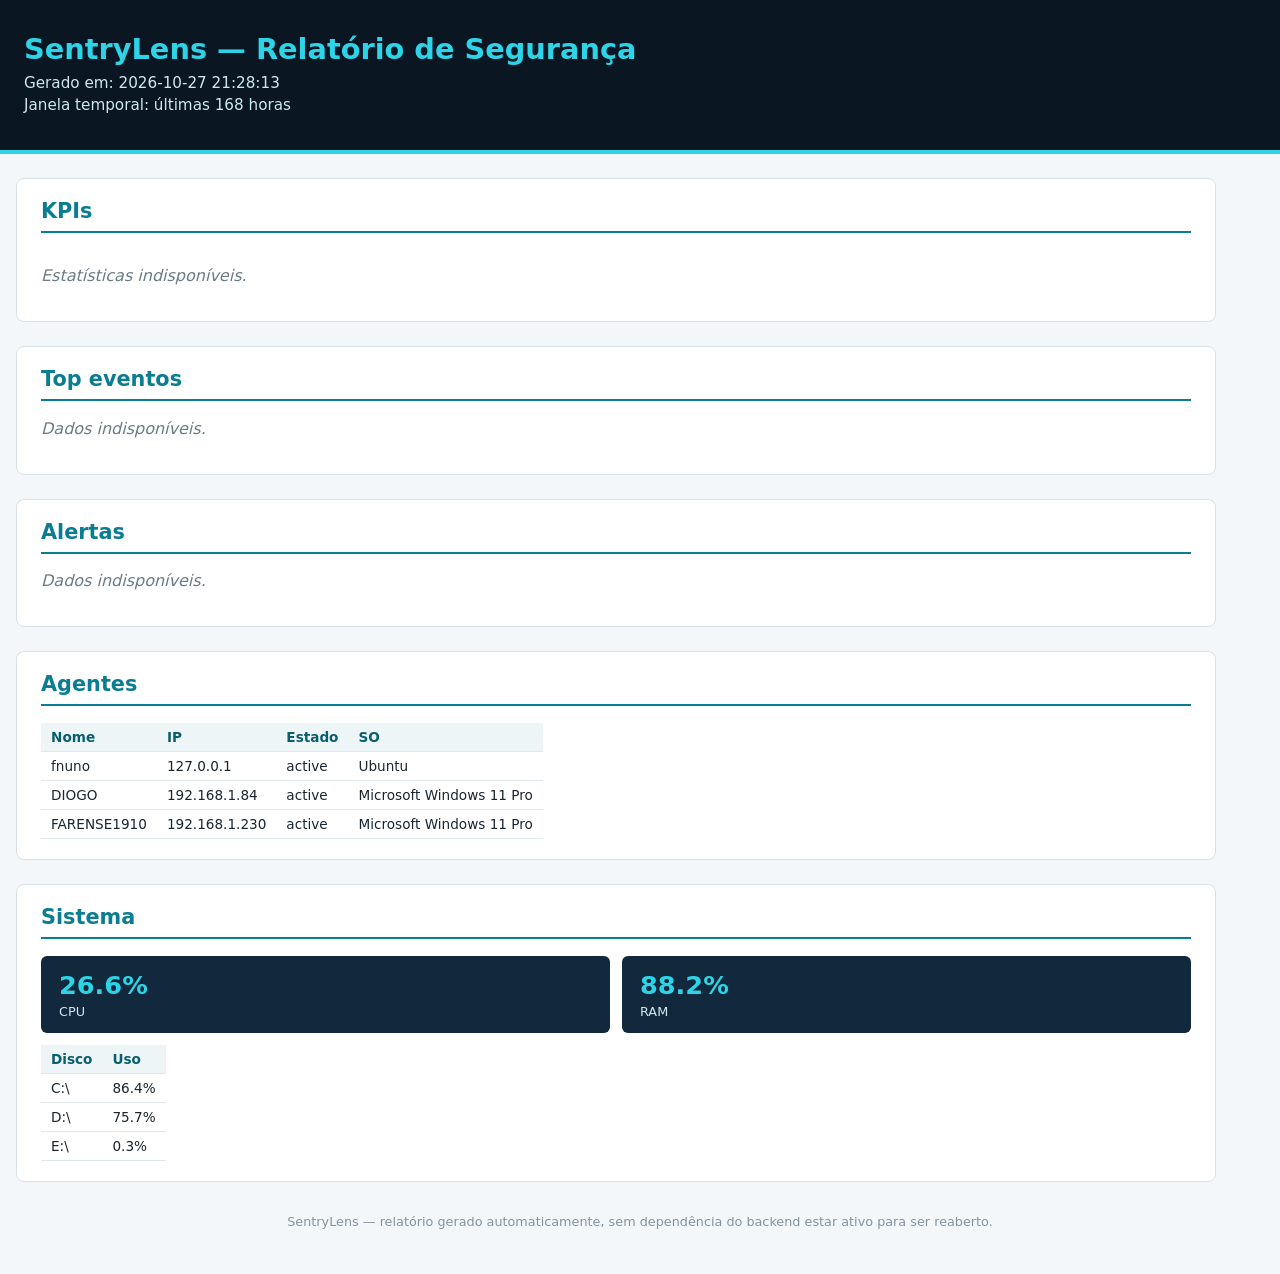
<file: relatorio.html>
<!DOCTYPE html>
<html lang="pt">
<head>
<meta charset="UTF-8">
<meta name="viewport" content="width=device-width, initial-scale=1.0">
<title>SentryLens — Relatório de Segurança</title>
<style>
  :root {
    --navy-950: #0a1622;
    --navy-800: #12283c;
    --cyan-400: #2dd4e8;
    --cyan-600: #0b7d92;
    --cyan-700: #095e6f;
    --ink-900: #1a2530;
  }
  * { box-sizing: border-box; }
  body {
    margin: 0;
    padding: 0 16px 32px;
    font-family: system-ui, -apple-system, "Segoe UI", sans-serif;
    color: var(--ink-900);
    background: #f4f7f9;
  }
  header {
    background: var(--navy-950);
    color: #ffffff;
    padding: 32px 24px;
    margin: 0 -16px 24px;
    border-bottom: 4px solid var(--cyan-400);
  }
  header h1 {
    margin: 0 0 8px;
    color: var(--cyan-400);
    font-size: 1.8rem;
  }
  header p {
    margin: 4px 0;
    color: #cfe8ee;
    font-size: 0.95rem;
  }
  section.panel {
    background: #ffffff;
    border: 1px solid #d7e2e7;
    border-radius: 8px;
    padding: 20px 24px;
    margin-bottom: 24px;
    max-width: 1200px;
  }
  section.panel h2 {
    margin-top: 0;
    color: var(--cyan-600);
    border-bottom: 2px solid var(--cyan-600);
    padding-bottom: 8px;
    font-size: 1.3rem;
  }
  .kpi-grid {
    display: flex;
    flex-wrap: wrap;
    gap: 12px;
  }
  .kpi-card {
    background: var(--navy-800);
    color: #ffffff;
    border-radius: 6px;
    padding: 14px 18px;
    min-width: 140px;
    flex: 1 1 140px;
  }
  .kpi-value {
    font-size: 1.6rem;
    font-weight: 700;
    color: var(--cyan-400);
  }
  .kpi-label {
    font-size: 0.8rem;
    color: #cfe8ee;
    margin-top: 4px;
  }
  table.data-table {
    width: 100%;
    border-collapse: collapse;
    margin-top: 12px;
    font-size: 0.85rem;
    overflow-x: auto;
    display: block;
  }
  table.data-table th, table.data-table td {
    text-align: left;
    padding: 6px 10px;
    border-bottom: 1px solid #e0e8eb;
    white-space: nowrap;
  }
  table.data-table th {
    background: #eef5f7;
    color: var(--cyan-700);
    position: sticky;
    top: 0;
  }
  p.empty {
    color: #6b7c85;
    font-style: italic;
  }
  p.note {
    color: #6b7c85;
    font-size: 0.85rem;
    margin-top: 12px;
  }
  footer {
    text-align: center;
    color: #8393a0;
    font-size: 0.8rem;
    margin-top: 32px;
  }
</style>
</head>
<body>
  <header>
    <h1>SentryLens — Relatório de Segurança</h1>
    <p>Gerado em: 2026-10-27 21:28:13</p>
    <p>Janela temporal: últimas 168 horas</p>
  </header>

  <main>
    <section class="panel">
      <h2>KPIs</h2>
      <div class="kpi-grid"><p class="empty">Estatísticas indisponíveis.</p></div>
    </section>

    <section class="panel">
      <h2>Top eventos</h2>
      <p class="empty">Dados indisponíveis.</p>
    </section>

    <section class="panel">
      <h2>Alertas</h2>
      <p class="empty">Dados indisponíveis.</p>
    </section>

    <section class="panel">
      <h2>Agentes</h2>
      <table class="data-table"><thead><tr><th>Nome</th><th>IP</th><th>Estado</th><th>SO</th></tr></thead><tbody><tr><td>fnuno</td><td>127.0.0.1</td><td>active</td><td>Ubuntu</td></tr><tr><td>DIOGO</td><td>192.168.1.84</td><td>active</td><td>Microsoft Windows 11 Pro</td></tr><tr><td>FARENSE1910</td><td>192.168.1.230</td><td>active</td><td>Microsoft Windows 11 Pro</td></tr></tbody></table>
    </section>

    <section class="panel">
      <h2>Sistema</h2>
      <div class="kpi-grid"><div class="kpi-card"><div class="kpi-value">26.6%</div><div class="kpi-label">CPU</div></div><div class="kpi-card"><div class="kpi-value">88.2%</div><div class="kpi-label">RAM</div></div></div><table class="data-table"><thead><tr><th>Disco</th><th>Uso</th></tr></thead><tbody><tr><td>C:\</td><td>86.4%</td></tr><tr><td>D:\</td><td>75.7%</td></tr><tr><td>E:\</td><td>0.3%</td></tr></tbody></table>
    </section>

    <!-- sem dados de conformidade para este período -->
  </main>

  <footer>
    <p>SentryLens — relatório gerado automaticamente, sem dependência do backend estar ativo para ser reaberto.</p>
  </footer>
</body>
</html>
</file>
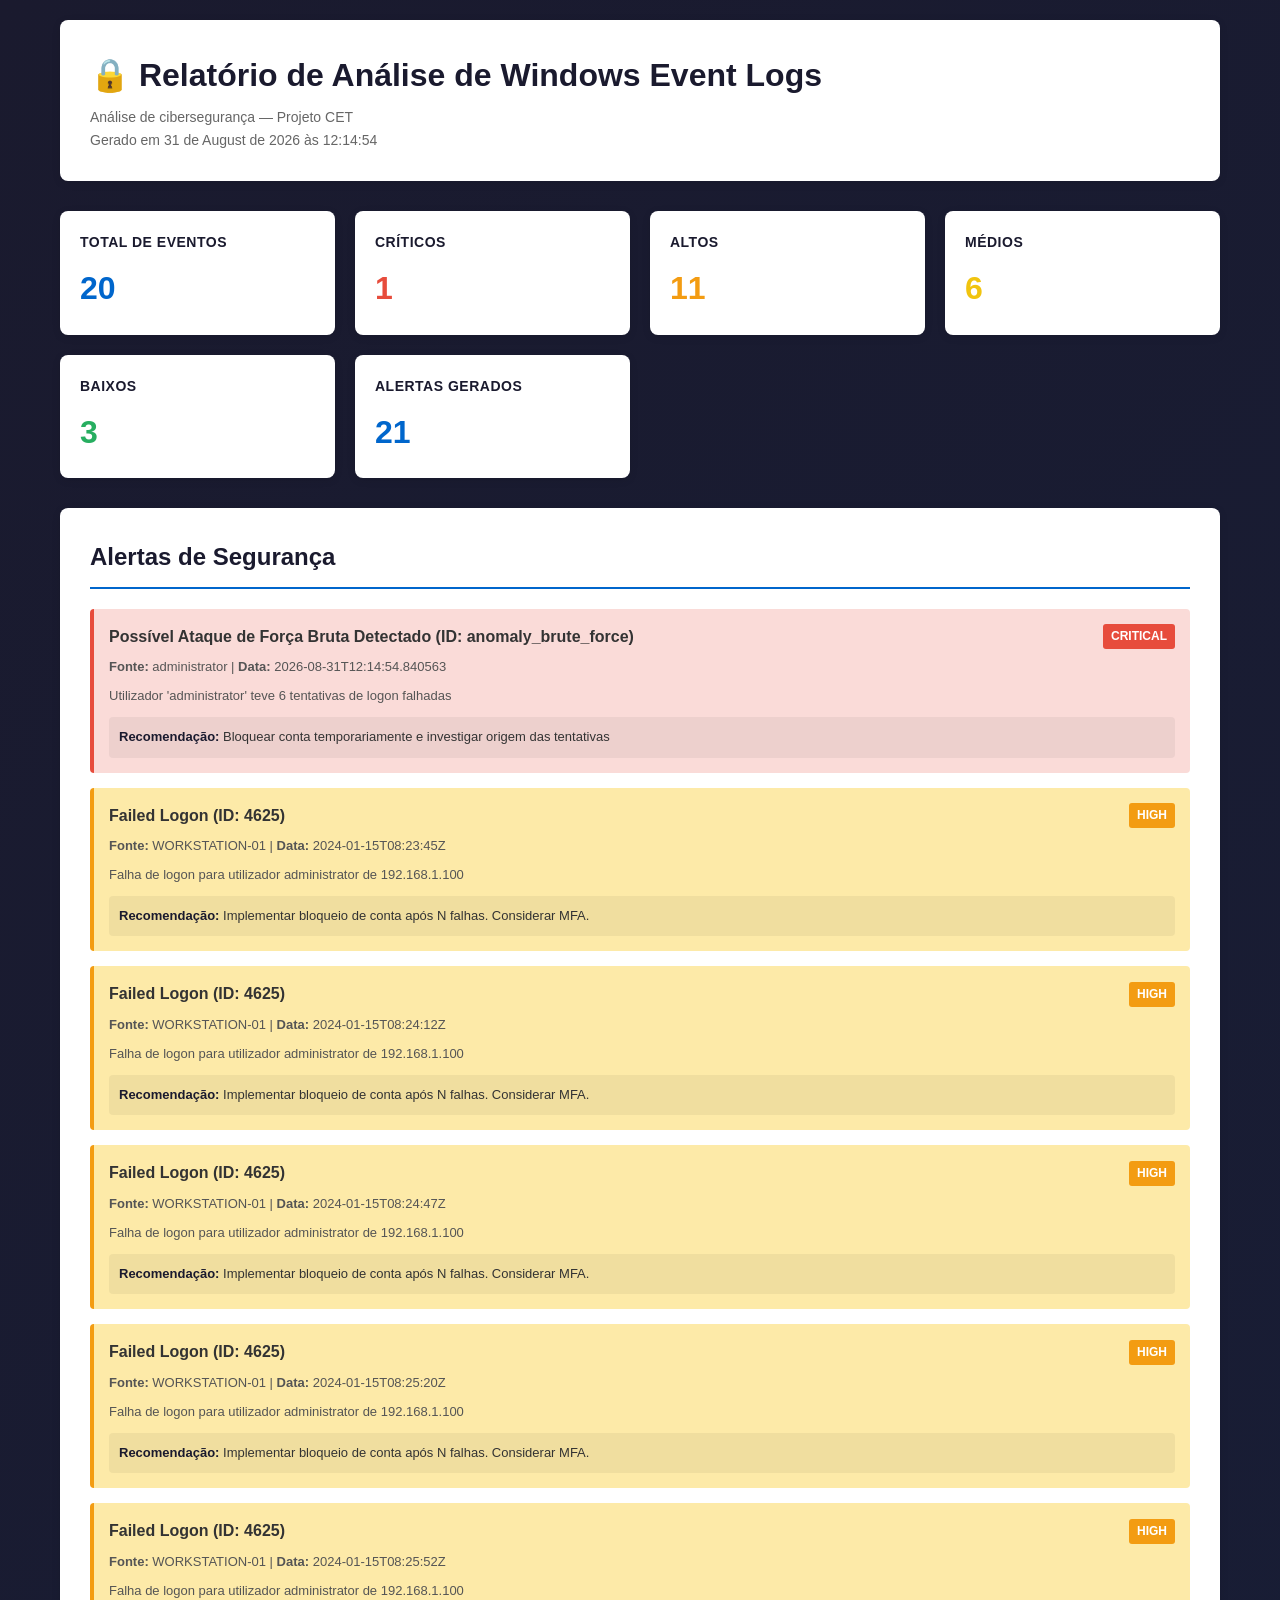
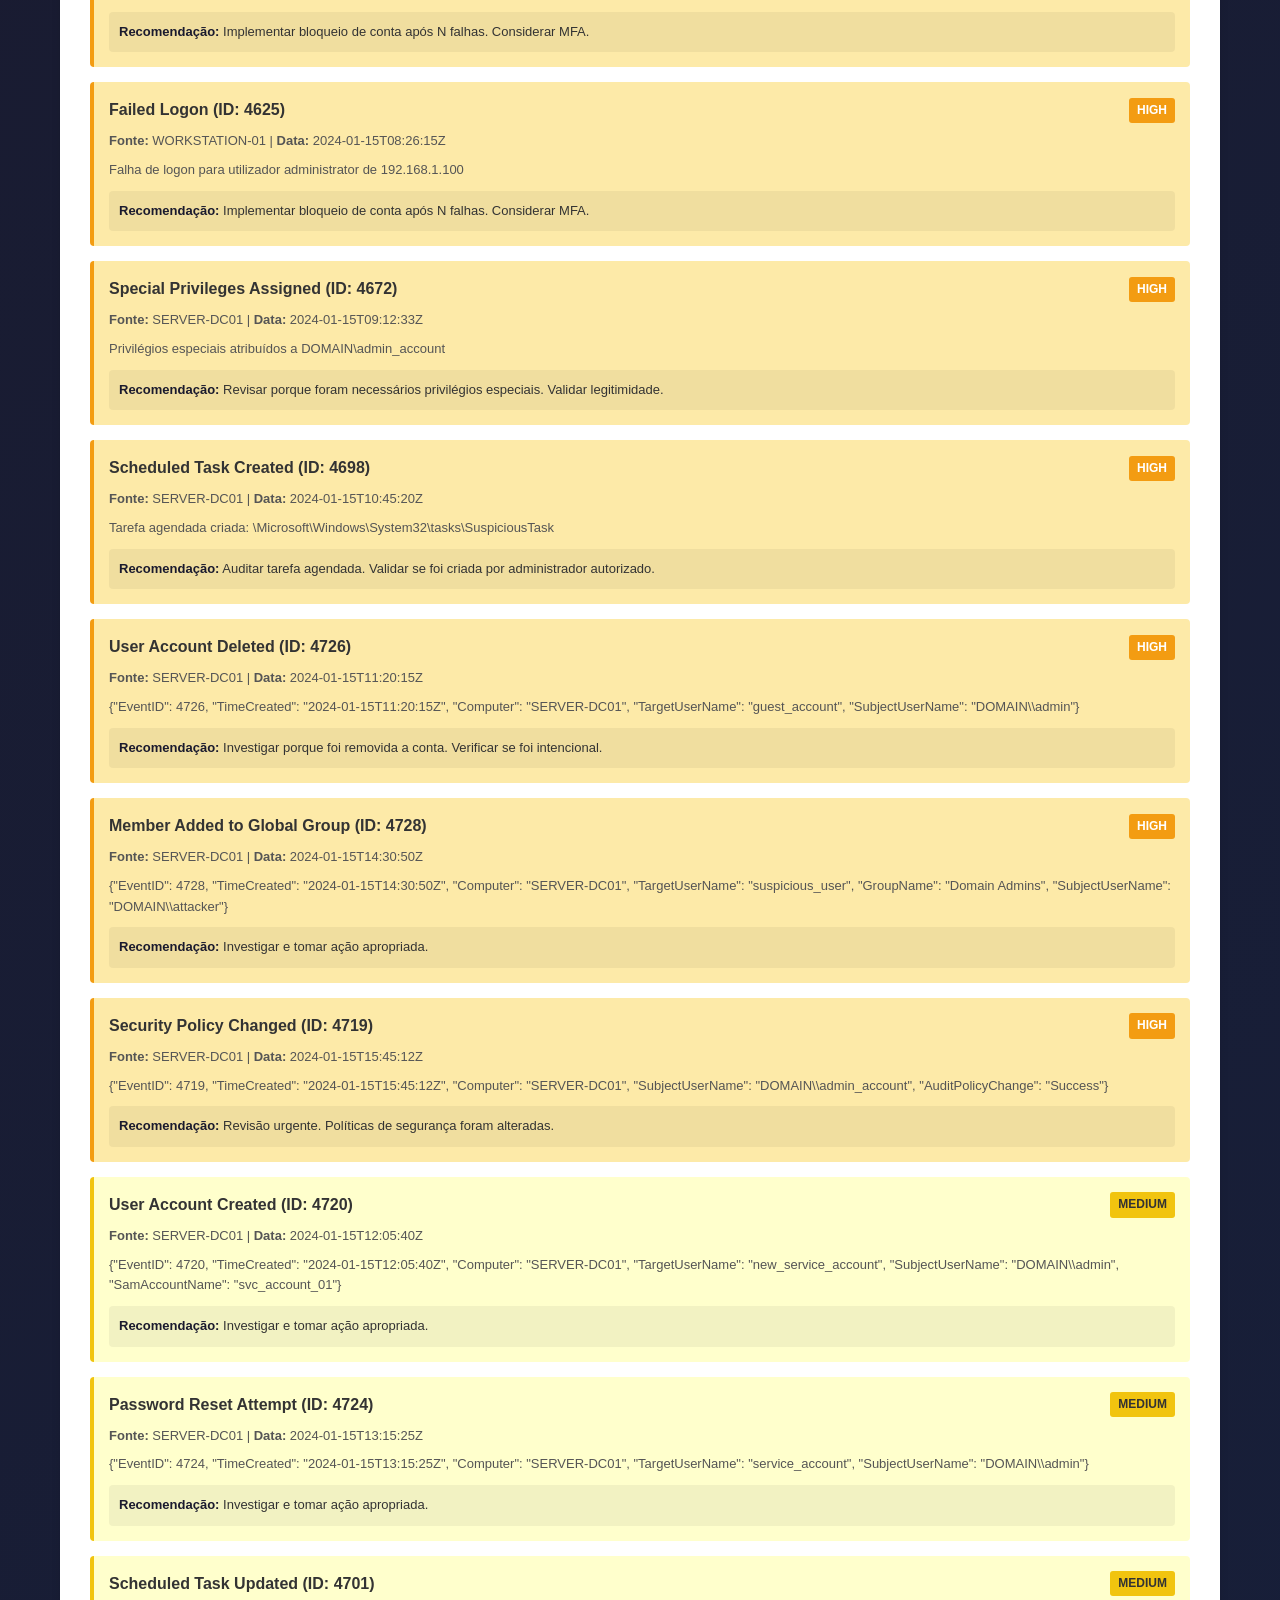
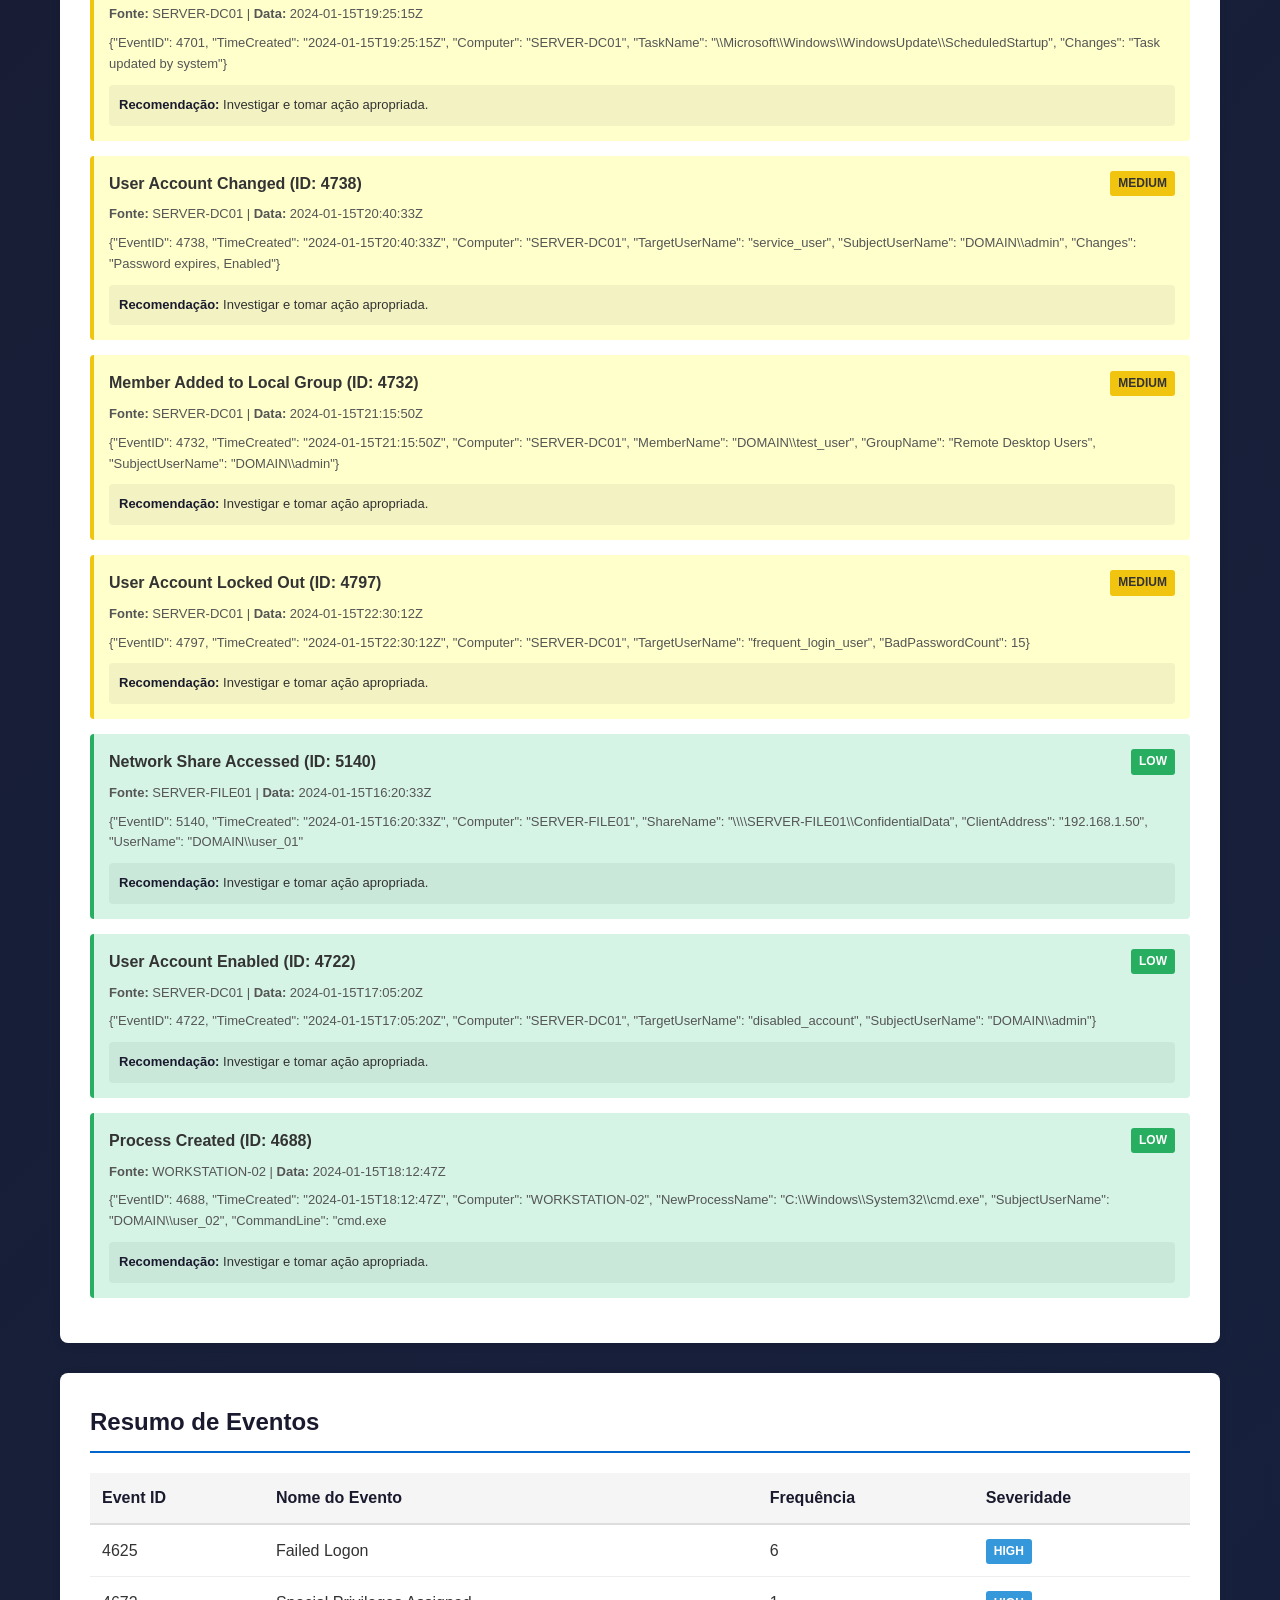
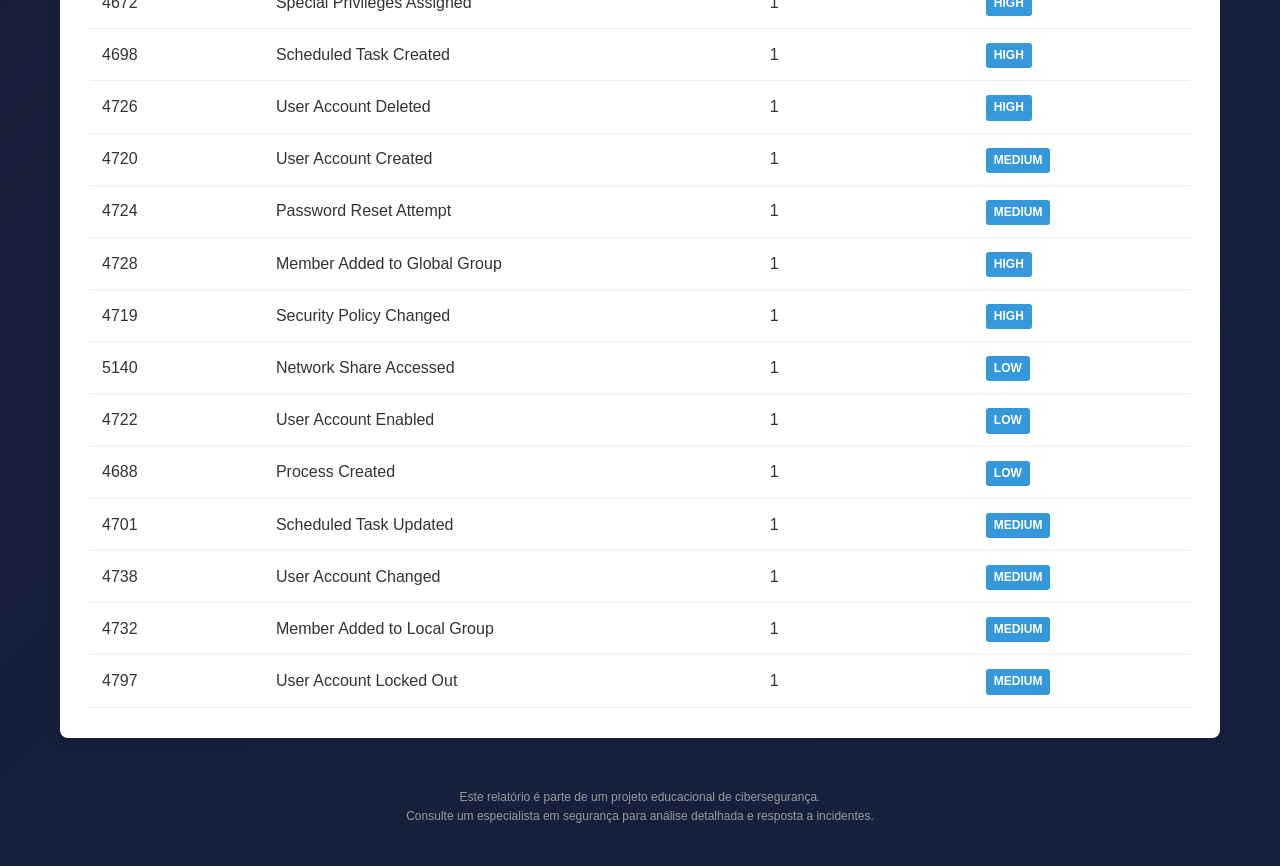
<file: report.html>
<!DOCTYPE html>
<html lang="pt-PT">
<head>
    <meta charset="UTF-8">
    <meta name="viewport" content="width=device-width, initial-scale=1.0">
    <title>Relatório de Análise de Logs - Cibersegurança</title>
    <style>
        * {
            margin: 0;
            padding: 0;
            box-sizing: border-box;
        }
        
        body {
            font-family: -apple-system, BlinkMacSystemFont, 'Segoe UI', Roboto, Oxygen, Ubuntu, Cantarell, sans-serif;
            background: linear-gradient(135deg, #1a1a2e 0%, #16213e 100%);
            color: #333;
            line-height: 1.6;
        }
        
        .container {
            max-width: 1200px;
            margin: 0 auto;
            padding: 20px;
        }
        
        header {
            background: white;
            padding: 30px;
            border-radius: 8px;
            margin-bottom: 30px;
            box-shadow: 0 2px 8px rgba(0,0,0,0.1);
        }
        
        header h1 {
            color: #1a1a2e;
            margin-bottom: 5px;
        }
        
        header p {
            color: #666;
            font-size: 14px;
        }
        
        .grid {
            display: grid;
            grid-template-columns: repeat(auto-fit, minmax(250px, 1fr));
            gap: 20px;
            margin-bottom: 30px;
        }
        
        .card {
            background: white;
            padding: 20px;
            border-radius: 8px;
            box-shadow: 0 2px 8px rgba(0,0,0,0.1);
        }
        
        .card h3 {
            color: #1a1a2e;
            margin-bottom: 10px;
            font-size: 14px;
            text-transform: uppercase;
            letter-spacing: 0.5px;
        }
        
        .card .value {
            font-size: 32px;
            font-weight: bold;
            color: #0066cc;
        }
        
        .card.critical .value {
            color: #e74c3c;
        }
        
        .card.high .value {
            color: #f39c12;
        }
        
        .card.medium .value {
            color: #f1c40f;
        }
        
        .card.low .value {
            color: #27ae60;
        }
        
        .alerts-section {
            background: white;
            padding: 30px;
            border-radius: 8px;
            box-shadow: 0 2px 8px rgba(0,0,0,0.1);
            margin-bottom: 30px;
        }
        
        .alerts-section h2 {
            color: #1a1a2e;
            margin-bottom: 20px;
            border-bottom: 2px solid #0066cc;
            padding-bottom: 10px;
        }
        
        .alert-item {
            padding: 15px;
            margin-bottom: 15px;
            border-left: 4px solid;
            border-radius: 4px;
            background: #f9f9f9;
        }
        
        .alert-item.critical {
            border-left-color: #e74c3c;
            background: #fadbd8;
        }
        
        .alert-item.high {
            border-left-color: #f39c12;
            background: #fdeaa8;
        }
        
        .alert-item.medium {
            border-left-color: #f1c40f;
            background: #ffffcc;
        }
        
        .alert-item.low {
            border-left-color: #27ae60;
            background: #d5f4e6;
        }
        
        .alert-item.info {
            border-left-color: #3498db;
            background: #d6eaf8;
        }
        
        .alert-title {
            font-weight: bold;
            margin-bottom: 5px;
            display: flex;
            justify-content: space-between;
            align-items: center;
        }
        
        .alert-badge {
            display: inline-block;
            padding: 3px 8px;
            border-radius: 3px;
            font-size: 12px;
            font-weight: bold;
            text-transform: uppercase;
        }
        
        .alert-item.critical .alert-badge {
            background: #e74c3c;
            color: white;
        }
        
        .alert-item.high .alert-badge {
            background: #f39c12;
            color: white;
        }
        
        .alert-item.medium .alert-badge {
            background: #f1c40f;
            color: #333;
        }
        
        .alert-item.low .alert-badge {
            background: #27ae60;
            color: white;
        }
        
        .alert-item.info .alert-badge {
            background: #3498db;
            color: white;
        }
        
        .alert-details {
            font-size: 13px;
            color: #555;
            margin: 8px 0;
        }
        
        .alert-recommendation {
            background: rgba(0,0,0,0.05);
            padding: 10px;
            border-radius: 4px;
            margin-top: 10px;
            font-size: 13px;
            color: #333;
        }
        
        .alert-recommendation strong {
            color: #1a1a2e;
        }
        
        table {
            width: 100%;
            border-collapse: collapse;
            margin-top: 20px;
        }
        
        table thead {
            background: #f5f5f5;
        }
        
        table th {
            padding: 12px;
            text-align: left;
            font-weight: bold;
            color: #1a1a2e;
            border-bottom: 2px solid #ddd;
        }
        
        table td {
            padding: 12px;
            border-bottom: 1px solid #eee;
        }
        
        table tbody tr:hover {
            background: #f9f9f9;
        }
        
        .no-alerts {
            text-align: center;
            padding: 40px;
            color: #999;
        }
        
        footer {
            text-align: center;
            padding: 20px;
            color: #999;
            font-size: 12px;
        }
    </style>
</head>
<body>
    <div class="container">
        <header>
            <h1>🔒 Relatório de Análise de Windows Event Logs</h1>
            <p>Análise de cibersegurança — Projeto CET</p>
            <p>Gerado em 31 de August de 2026 às 12:14:54</p>
        </header>
        
        <div class="grid">
            <div class="card">
                <h3>Total de Eventos</h3>
                <div class="value">20</div>
            </div>
            <div class="card critical">
                <h3>Críticos</h3>
                <div class="value">1</div>
            </div>
            <div class="card high">
                <h3>Altos</h3>
                <div class="value">11</div>
            </div>
            <div class="card medium">
                <h3>Médios</h3>
                <div class="value">6</div>
            </div>
            <div class="card low">
                <h3>Baixos</h3>
                <div class="value">3</div>
            </div>
            <div class="card">
                <h3>Alertas Gerados</h3>
                <div class="value">21</div>
            </div>
        </div>
        
        <div class="alerts-section">
            <h2>Alertas de Segurança</h2>
            
            <div class="alert-item critical">
                <div class="alert-title">
                    <span>Possível Ataque de Força Bruta Detectado (ID: anomaly_brute_force)</span>
                    <span class="alert-badge">critical</span>
                </div>
                <div class="alert-details">
                    <strong>Fonte:</strong> administrator | <strong>Data:</strong> 2026-08-31T12:14:54.840563
                </div>
                <div class="alert-details">
                    Utilizador &#x27;administrator&#x27; teve 6 tentativas de logon falhadas
                </div>
                <div class="alert-recommendation">
                    <strong>Recomendação:</strong> Bloquear conta temporariamente e investigar origem das tentativas
                </div>
            </div>
            
            <div class="alert-item high">
                <div class="alert-title">
                    <span>Failed Logon (ID: 4625)</span>
                    <span class="alert-badge">high</span>
                </div>
                <div class="alert-details">
                    <strong>Fonte:</strong> WORKSTATION-01 | <strong>Data:</strong> 2024-01-15T08:23:45Z
                </div>
                <div class="alert-details">
                    Falha de logon para utilizador administrator de 192.168.1.100
                </div>
                <div class="alert-recommendation">
                    <strong>Recomendação:</strong> Implementar bloqueio de conta após N falhas. Considerar MFA.
                </div>
            </div>
            
            <div class="alert-item high">
                <div class="alert-title">
                    <span>Failed Logon (ID: 4625)</span>
                    <span class="alert-badge">high</span>
                </div>
                <div class="alert-details">
                    <strong>Fonte:</strong> WORKSTATION-01 | <strong>Data:</strong> 2024-01-15T08:24:12Z
                </div>
                <div class="alert-details">
                    Falha de logon para utilizador administrator de 192.168.1.100
                </div>
                <div class="alert-recommendation">
                    <strong>Recomendação:</strong> Implementar bloqueio de conta após N falhas. Considerar MFA.
                </div>
            </div>
            
            <div class="alert-item high">
                <div class="alert-title">
                    <span>Failed Logon (ID: 4625)</span>
                    <span class="alert-badge">high</span>
                </div>
                <div class="alert-details">
                    <strong>Fonte:</strong> WORKSTATION-01 | <strong>Data:</strong> 2024-01-15T08:24:47Z
                </div>
                <div class="alert-details">
                    Falha de logon para utilizador administrator de 192.168.1.100
                </div>
                <div class="alert-recommendation">
                    <strong>Recomendação:</strong> Implementar bloqueio de conta após N falhas. Considerar MFA.
                </div>
            </div>
            
            <div class="alert-item high">
                <div class="alert-title">
                    <span>Failed Logon (ID: 4625)</span>
                    <span class="alert-badge">high</span>
                </div>
                <div class="alert-details">
                    <strong>Fonte:</strong> WORKSTATION-01 | <strong>Data:</strong> 2024-01-15T08:25:20Z
                </div>
                <div class="alert-details">
                    Falha de logon para utilizador administrator de 192.168.1.100
                </div>
                <div class="alert-recommendation">
                    <strong>Recomendação:</strong> Implementar bloqueio de conta após N falhas. Considerar MFA.
                </div>
            </div>
            
            <div class="alert-item high">
                <div class="alert-title">
                    <span>Failed Logon (ID: 4625)</span>
                    <span class="alert-badge">high</span>
                </div>
                <div class="alert-details">
                    <strong>Fonte:</strong> WORKSTATION-01 | <strong>Data:</strong> 2024-01-15T08:25:52Z
                </div>
                <div class="alert-details">
                    Falha de logon para utilizador administrator de 192.168.1.100
                </div>
                <div class="alert-recommendation">
                    <strong>Recomendação:</strong> Implementar bloqueio de conta após N falhas. Considerar MFA.
                </div>
            </div>
            
            <div class="alert-item high">
                <div class="alert-title">
                    <span>Failed Logon (ID: 4625)</span>
                    <span class="alert-badge">high</span>
                </div>
                <div class="alert-details">
                    <strong>Fonte:</strong> WORKSTATION-01 | <strong>Data:</strong> 2024-01-15T08:26:15Z
                </div>
                <div class="alert-details">
                    Falha de logon para utilizador administrator de 192.168.1.100
                </div>
                <div class="alert-recommendation">
                    <strong>Recomendação:</strong> Implementar bloqueio de conta após N falhas. Considerar MFA.
                </div>
            </div>
            
            <div class="alert-item high">
                <div class="alert-title">
                    <span>Special Privileges Assigned (ID: 4672)</span>
                    <span class="alert-badge">high</span>
                </div>
                <div class="alert-details">
                    <strong>Fonte:</strong> SERVER-DC01 | <strong>Data:</strong> 2024-01-15T09:12:33Z
                </div>
                <div class="alert-details">
                    Privilégios especiais atribuídos a DOMAIN\admin_account
                </div>
                <div class="alert-recommendation">
                    <strong>Recomendação:</strong> Revisar porque foram necessários privilégios especiais. Validar legitimidade.
                </div>
            </div>
            
            <div class="alert-item high">
                <div class="alert-title">
                    <span>Scheduled Task Created (ID: 4698)</span>
                    <span class="alert-badge">high</span>
                </div>
                <div class="alert-details">
                    <strong>Fonte:</strong> SERVER-DC01 | <strong>Data:</strong> 2024-01-15T10:45:20Z
                </div>
                <div class="alert-details">
                    Tarefa agendada criada: \Microsoft\Windows\System32\tasks\SuspiciousTask
                </div>
                <div class="alert-recommendation">
                    <strong>Recomendação:</strong> Auditar tarefa agendada. Validar se foi criada por administrador autorizado.
                </div>
            </div>
            
            <div class="alert-item high">
                <div class="alert-title">
                    <span>User Account Deleted (ID: 4726)</span>
                    <span class="alert-badge">high</span>
                </div>
                <div class="alert-details">
                    <strong>Fonte:</strong> SERVER-DC01 | <strong>Data:</strong> 2024-01-15T11:20:15Z
                </div>
                <div class="alert-details">
                    {&quot;EventID&quot;: 4726, &quot;TimeCreated&quot;: &quot;2024-01-15T11:20:15Z&quot;, &quot;Computer&quot;: &quot;SERVER-DC01&quot;, &quot;TargetUserName&quot;: &quot;guest_account&quot;, &quot;SubjectUserName&quot;: &quot;DOMAIN\\admin&quot;}
                </div>
                <div class="alert-recommendation">
                    <strong>Recomendação:</strong> Investigar porque foi removida a conta. Verificar se foi intencional.
                </div>
            </div>
            
            <div class="alert-item high">
                <div class="alert-title">
                    <span>Member Added to Global Group (ID: 4728)</span>
                    <span class="alert-badge">high</span>
                </div>
                <div class="alert-details">
                    <strong>Fonte:</strong> SERVER-DC01 | <strong>Data:</strong> 2024-01-15T14:30:50Z
                </div>
                <div class="alert-details">
                    {&quot;EventID&quot;: 4728, &quot;TimeCreated&quot;: &quot;2024-01-15T14:30:50Z&quot;, &quot;Computer&quot;: &quot;SERVER-DC01&quot;, &quot;TargetUserName&quot;: &quot;suspicious_user&quot;, &quot;GroupName&quot;: &quot;Domain Admins&quot;, &quot;SubjectUserName&quot;: &quot;DOMAIN\\attacker&quot;}
                </div>
                <div class="alert-recommendation">
                    <strong>Recomendação:</strong> Investigar e tomar ação apropriada.
                </div>
            </div>
            
            <div class="alert-item high">
                <div class="alert-title">
                    <span>Security Policy Changed (ID: 4719)</span>
                    <span class="alert-badge">high</span>
                </div>
                <div class="alert-details">
                    <strong>Fonte:</strong> SERVER-DC01 | <strong>Data:</strong> 2024-01-15T15:45:12Z
                </div>
                <div class="alert-details">
                    {&quot;EventID&quot;: 4719, &quot;TimeCreated&quot;: &quot;2024-01-15T15:45:12Z&quot;, &quot;Computer&quot;: &quot;SERVER-DC01&quot;, &quot;SubjectUserName&quot;: &quot;DOMAIN\\admin_account&quot;, &quot;AuditPolicyChange&quot;: &quot;Success&quot;}
                </div>
                <div class="alert-recommendation">
                    <strong>Recomendação:</strong> Revisão urgente. Políticas de segurança foram alteradas.
                </div>
            </div>
            
            <div class="alert-item medium">
                <div class="alert-title">
                    <span>User Account Created (ID: 4720)</span>
                    <span class="alert-badge">medium</span>
                </div>
                <div class="alert-details">
                    <strong>Fonte:</strong> SERVER-DC01 | <strong>Data:</strong> 2024-01-15T12:05:40Z
                </div>
                <div class="alert-details">
                    {&quot;EventID&quot;: 4720, &quot;TimeCreated&quot;: &quot;2024-01-15T12:05:40Z&quot;, &quot;Computer&quot;: &quot;SERVER-DC01&quot;, &quot;TargetUserName&quot;: &quot;new_service_account&quot;, &quot;SubjectUserName&quot;: &quot;DOMAIN\\admin&quot;, &quot;SamAccountName&quot;: &quot;svc_account_01&quot;}
                </div>
                <div class="alert-recommendation">
                    <strong>Recomendação:</strong> Investigar e tomar ação apropriada.
                </div>
            </div>
            
            <div class="alert-item medium">
                <div class="alert-title">
                    <span>Password Reset Attempt (ID: 4724)</span>
                    <span class="alert-badge">medium</span>
                </div>
                <div class="alert-details">
                    <strong>Fonte:</strong> SERVER-DC01 | <strong>Data:</strong> 2024-01-15T13:15:25Z
                </div>
                <div class="alert-details">
                    {&quot;EventID&quot;: 4724, &quot;TimeCreated&quot;: &quot;2024-01-15T13:15:25Z&quot;, &quot;Computer&quot;: &quot;SERVER-DC01&quot;, &quot;TargetUserName&quot;: &quot;service_account&quot;, &quot;SubjectUserName&quot;: &quot;DOMAIN\\admin&quot;}
                </div>
                <div class="alert-recommendation">
                    <strong>Recomendação:</strong> Investigar e tomar ação apropriada.
                </div>
            </div>
            
            <div class="alert-item medium">
                <div class="alert-title">
                    <span>Scheduled Task Updated (ID: 4701)</span>
                    <span class="alert-badge">medium</span>
                </div>
                <div class="alert-details">
                    <strong>Fonte:</strong> SERVER-DC01 | <strong>Data:</strong> 2024-01-15T19:25:15Z
                </div>
                <div class="alert-details">
                    {&quot;EventID&quot;: 4701, &quot;TimeCreated&quot;: &quot;2024-01-15T19:25:15Z&quot;, &quot;Computer&quot;: &quot;SERVER-DC01&quot;, &quot;TaskName&quot;: &quot;\\Microsoft\\Windows\\WindowsUpdate\\ScheduledStartup&quot;, &quot;Changes&quot;: &quot;Task updated by system&quot;}
                </div>
                <div class="alert-recommendation">
                    <strong>Recomendação:</strong> Investigar e tomar ação apropriada.
                </div>
            </div>
            
            <div class="alert-item medium">
                <div class="alert-title">
                    <span>User Account Changed (ID: 4738)</span>
                    <span class="alert-badge">medium</span>
                </div>
                <div class="alert-details">
                    <strong>Fonte:</strong> SERVER-DC01 | <strong>Data:</strong> 2024-01-15T20:40:33Z
                </div>
                <div class="alert-details">
                    {&quot;EventID&quot;: 4738, &quot;TimeCreated&quot;: &quot;2024-01-15T20:40:33Z&quot;, &quot;Computer&quot;: &quot;SERVER-DC01&quot;, &quot;TargetUserName&quot;: &quot;service_user&quot;, &quot;SubjectUserName&quot;: &quot;DOMAIN\\admin&quot;, &quot;Changes&quot;: &quot;Password expires, Enabled&quot;}
                </div>
                <div class="alert-recommendation">
                    <strong>Recomendação:</strong> Investigar e tomar ação apropriada.
                </div>
            </div>
            
            <div class="alert-item medium">
                <div class="alert-title">
                    <span>Member Added to Local Group (ID: 4732)</span>
                    <span class="alert-badge">medium</span>
                </div>
                <div class="alert-details">
                    <strong>Fonte:</strong> SERVER-DC01 | <strong>Data:</strong> 2024-01-15T21:15:50Z
                </div>
                <div class="alert-details">
                    {&quot;EventID&quot;: 4732, &quot;TimeCreated&quot;: &quot;2024-01-15T21:15:50Z&quot;, &quot;Computer&quot;: &quot;SERVER-DC01&quot;, &quot;MemberName&quot;: &quot;DOMAIN\\test_user&quot;, &quot;GroupName&quot;: &quot;Remote Desktop Users&quot;, &quot;SubjectUserName&quot;: &quot;DOMAIN\\admin&quot;}
                </div>
                <div class="alert-recommendation">
                    <strong>Recomendação:</strong> Investigar e tomar ação apropriada.
                </div>
            </div>
            
            <div class="alert-item medium">
                <div class="alert-title">
                    <span>User Account Locked Out (ID: 4797)</span>
                    <span class="alert-badge">medium</span>
                </div>
                <div class="alert-details">
                    <strong>Fonte:</strong> SERVER-DC01 | <strong>Data:</strong> 2024-01-15T22:30:12Z
                </div>
                <div class="alert-details">
                    {&quot;EventID&quot;: 4797, &quot;TimeCreated&quot;: &quot;2024-01-15T22:30:12Z&quot;, &quot;Computer&quot;: &quot;SERVER-DC01&quot;, &quot;TargetUserName&quot;: &quot;frequent_login_user&quot;, &quot;BadPasswordCount&quot;: 15}
                </div>
                <div class="alert-recommendation">
                    <strong>Recomendação:</strong> Investigar e tomar ação apropriada.
                </div>
            </div>
            
            <div class="alert-item low">
                <div class="alert-title">
                    <span>Network Share Accessed (ID: 5140)</span>
                    <span class="alert-badge">low</span>
                </div>
                <div class="alert-details">
                    <strong>Fonte:</strong> SERVER-FILE01 | <strong>Data:</strong> 2024-01-15T16:20:33Z
                </div>
                <div class="alert-details">
                    {&quot;EventID&quot;: 5140, &quot;TimeCreated&quot;: &quot;2024-01-15T16:20:33Z&quot;, &quot;Computer&quot;: &quot;SERVER-FILE01&quot;, &quot;ShareName&quot;: &quot;\\\\SERVER-FILE01\\ConfidentialData&quot;, &quot;ClientAddress&quot;: &quot;192.168.1.50&quot;, &quot;UserName&quot;: &quot;DOMAIN\\user_01&quot;
                </div>
                <div class="alert-recommendation">
                    <strong>Recomendação:</strong> Investigar e tomar ação apropriada.
                </div>
            </div>
            
            <div class="alert-item low">
                <div class="alert-title">
                    <span>User Account Enabled (ID: 4722)</span>
                    <span class="alert-badge">low</span>
                </div>
                <div class="alert-details">
                    <strong>Fonte:</strong> SERVER-DC01 | <strong>Data:</strong> 2024-01-15T17:05:20Z
                </div>
                <div class="alert-details">
                    {&quot;EventID&quot;: 4722, &quot;TimeCreated&quot;: &quot;2024-01-15T17:05:20Z&quot;, &quot;Computer&quot;: &quot;SERVER-DC01&quot;, &quot;TargetUserName&quot;: &quot;disabled_account&quot;, &quot;SubjectUserName&quot;: &quot;DOMAIN\\admin&quot;}
                </div>
                <div class="alert-recommendation">
                    <strong>Recomendação:</strong> Investigar e tomar ação apropriada.
                </div>
            </div>
            
            <div class="alert-item low">
                <div class="alert-title">
                    <span>Process Created (ID: 4688)</span>
                    <span class="alert-badge">low</span>
                </div>
                <div class="alert-details">
                    <strong>Fonte:</strong> WORKSTATION-02 | <strong>Data:</strong> 2024-01-15T18:12:47Z
                </div>
                <div class="alert-details">
                    {&quot;EventID&quot;: 4688, &quot;TimeCreated&quot;: &quot;2024-01-15T18:12:47Z&quot;, &quot;Computer&quot;: &quot;WORKSTATION-02&quot;, &quot;NewProcessName&quot;: &quot;C:\\Windows\\System32\\cmd.exe&quot;, &quot;SubjectUserName&quot;: &quot;DOMAIN\\user_02&quot;, &quot;CommandLine&quot;: &quot;cmd.exe
                </div>
                <div class="alert-recommendation">
                    <strong>Recomendação:</strong> Investigar e tomar ação apropriada.
                </div>
            </div>
            
        </div>
        
        <div class="alerts-section">
            <h2>Resumo de Eventos</h2>
            
        <table>
            <thead>
                <tr>
                    <th>Event ID</th>
                    <th>Nome do Evento</th>
                    <th>Frequência</th>
                    <th>Severidade</th>
                </tr>
            </thead>
            <tbody>
        
                <tr>
                    <td>4625</td>
                    <td>Failed Logon</td>
                    <td>6</td>
                    <td><span class="alert-badge" style="background: #3498db; color: white;">high</span></td>
                </tr>
            
                <tr>
                    <td>4672</td>
                    <td>Special Privileges Assigned</td>
                    <td>1</td>
                    <td><span class="alert-badge" style="background: #3498db; color: white;">high</span></td>
                </tr>
            
                <tr>
                    <td>4698</td>
                    <td>Scheduled Task Created</td>
                    <td>1</td>
                    <td><span class="alert-badge" style="background: #3498db; color: white;">high</span></td>
                </tr>
            
                <tr>
                    <td>4726</td>
                    <td>User Account Deleted</td>
                    <td>1</td>
                    <td><span class="alert-badge" style="background: #3498db; color: white;">high</span></td>
                </tr>
            
                <tr>
                    <td>4720</td>
                    <td>User Account Created</td>
                    <td>1</td>
                    <td><span class="alert-badge" style="background: #3498db; color: white;">medium</span></td>
                </tr>
            
                <tr>
                    <td>4724</td>
                    <td>Password Reset Attempt</td>
                    <td>1</td>
                    <td><span class="alert-badge" style="background: #3498db; color: white;">medium</span></td>
                </tr>
            
                <tr>
                    <td>4728</td>
                    <td>Member Added to Global Group</td>
                    <td>1</td>
                    <td><span class="alert-badge" style="background: #3498db; color: white;">high</span></td>
                </tr>
            
                <tr>
                    <td>4719</td>
                    <td>Security Policy Changed</td>
                    <td>1</td>
                    <td><span class="alert-badge" style="background: #3498db; color: white;">high</span></td>
                </tr>
            
                <tr>
                    <td>5140</td>
                    <td>Network Share Accessed</td>
                    <td>1</td>
                    <td><span class="alert-badge" style="background: #3498db; color: white;">low</span></td>
                </tr>
            
                <tr>
                    <td>4722</td>
                    <td>User Account Enabled</td>
                    <td>1</td>
                    <td><span class="alert-badge" style="background: #3498db; color: white;">low</span></td>
                </tr>
            
                <tr>
                    <td>4688</td>
                    <td>Process Created</td>
                    <td>1</td>
                    <td><span class="alert-badge" style="background: #3498db; color: white;">low</span></td>
                </tr>
            
                <tr>
                    <td>4701</td>
                    <td>Scheduled Task Updated</td>
                    <td>1</td>
                    <td><span class="alert-badge" style="background: #3498db; color: white;">medium</span></td>
                </tr>
            
                <tr>
                    <td>4738</td>
                    <td>User Account Changed</td>
                    <td>1</td>
                    <td><span class="alert-badge" style="background: #3498db; color: white;">medium</span></td>
                </tr>
            
                <tr>
                    <td>4732</td>
                    <td>Member Added to Local Group</td>
                    <td>1</td>
                    <td><span class="alert-badge" style="background: #3498db; color: white;">medium</span></td>
                </tr>
            
                <tr>
                    <td>4797</td>
                    <td>User Account Locked Out</td>
                    <td>1</td>
                    <td><span class="alert-badge" style="background: #3498db; color: white;">medium</span></td>
                </tr>
            
            </tbody>
        </table>
        
        </div>
        
        <footer>
            <p>Este relatório é parte de um projeto educacional de cibersegurança.</p>
            <p>Consulte um especialista em segurança para análise detalhada e resposta a incidentes.</p>
        </footer>
    </div>
</body>
</html>
</file>
